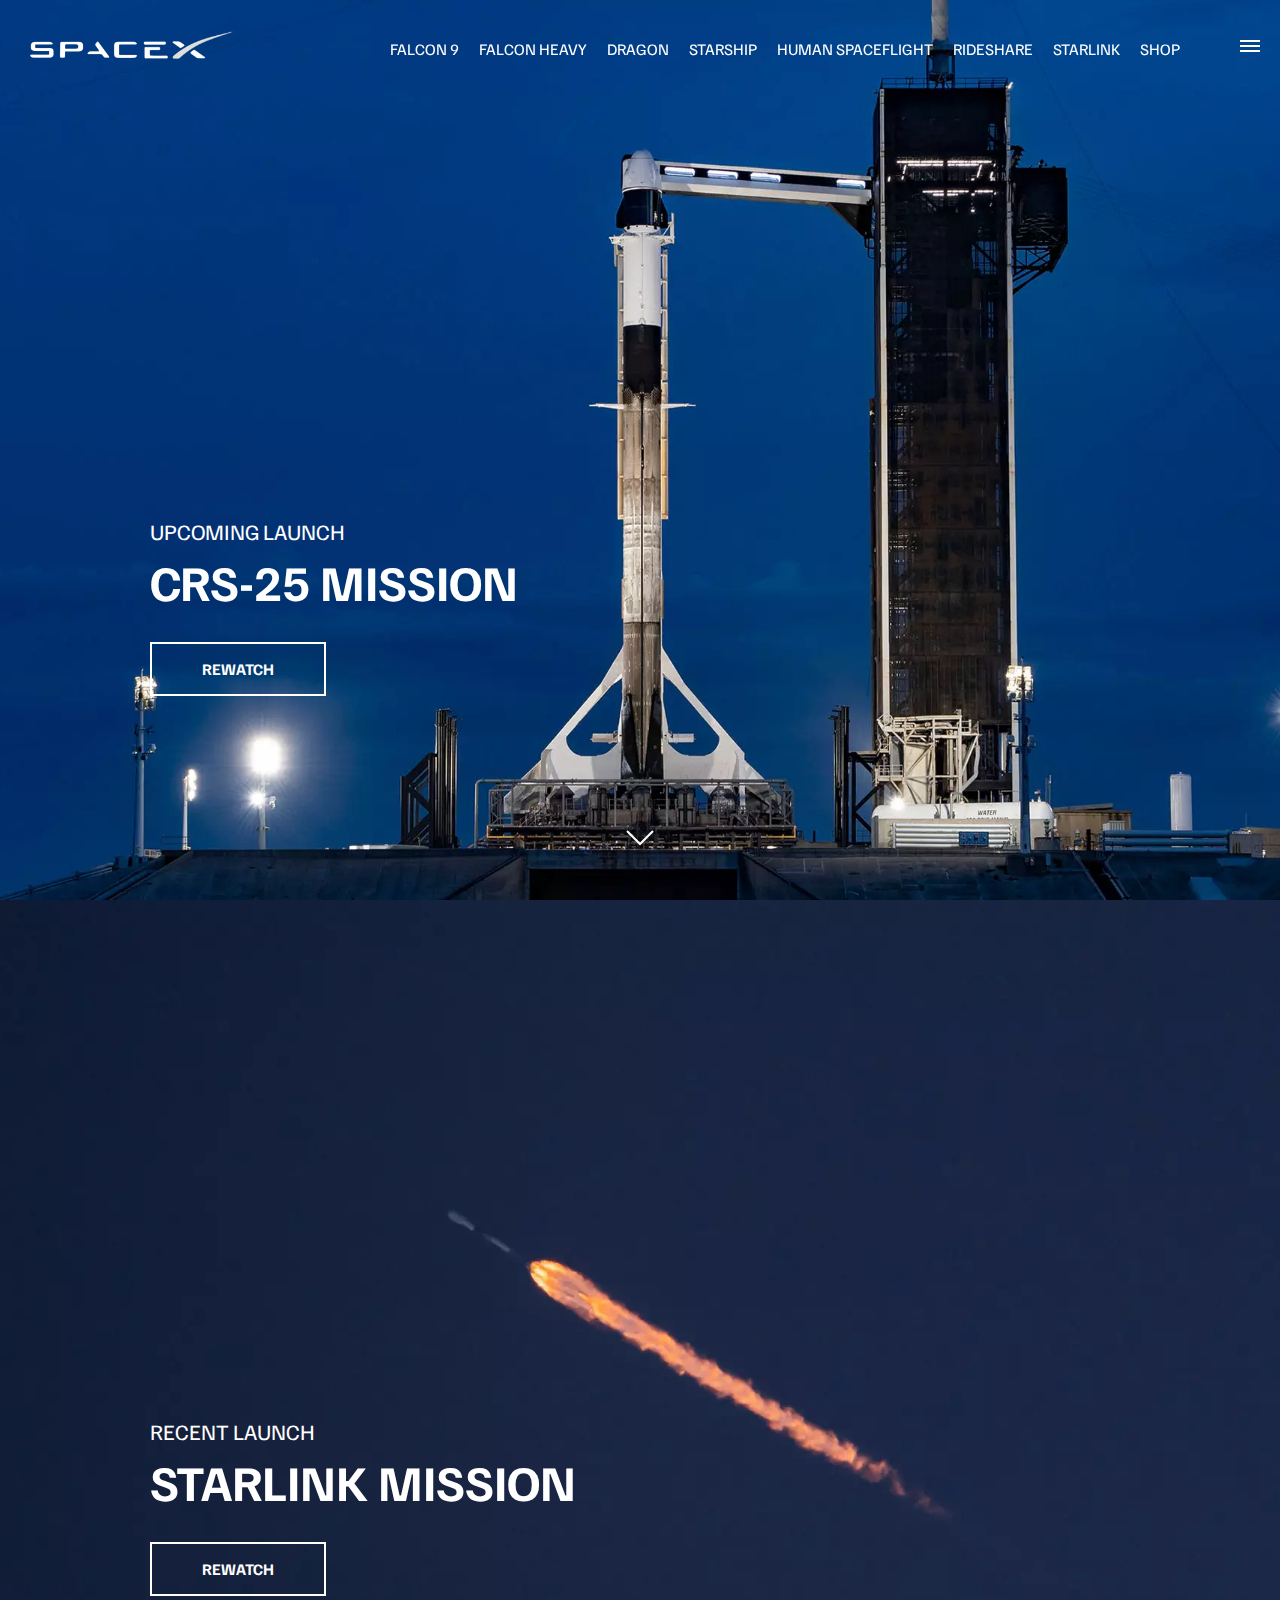
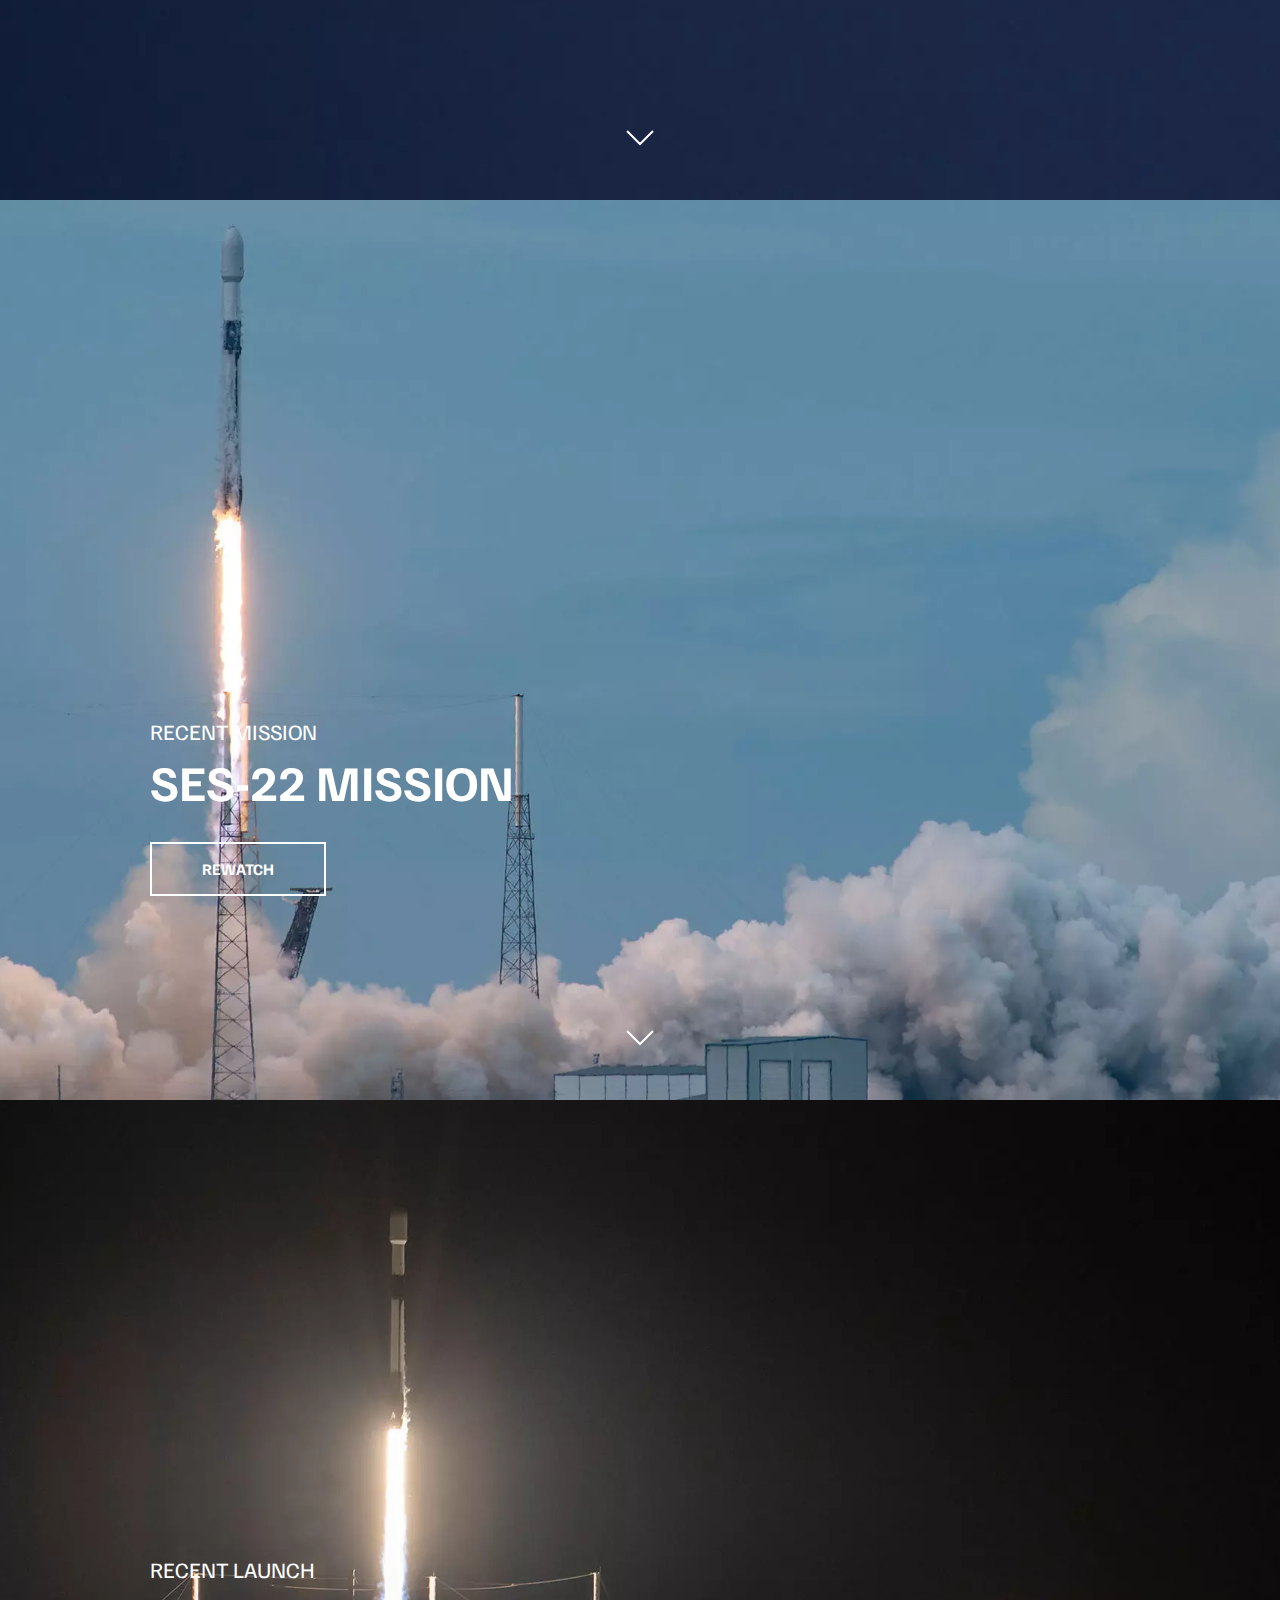
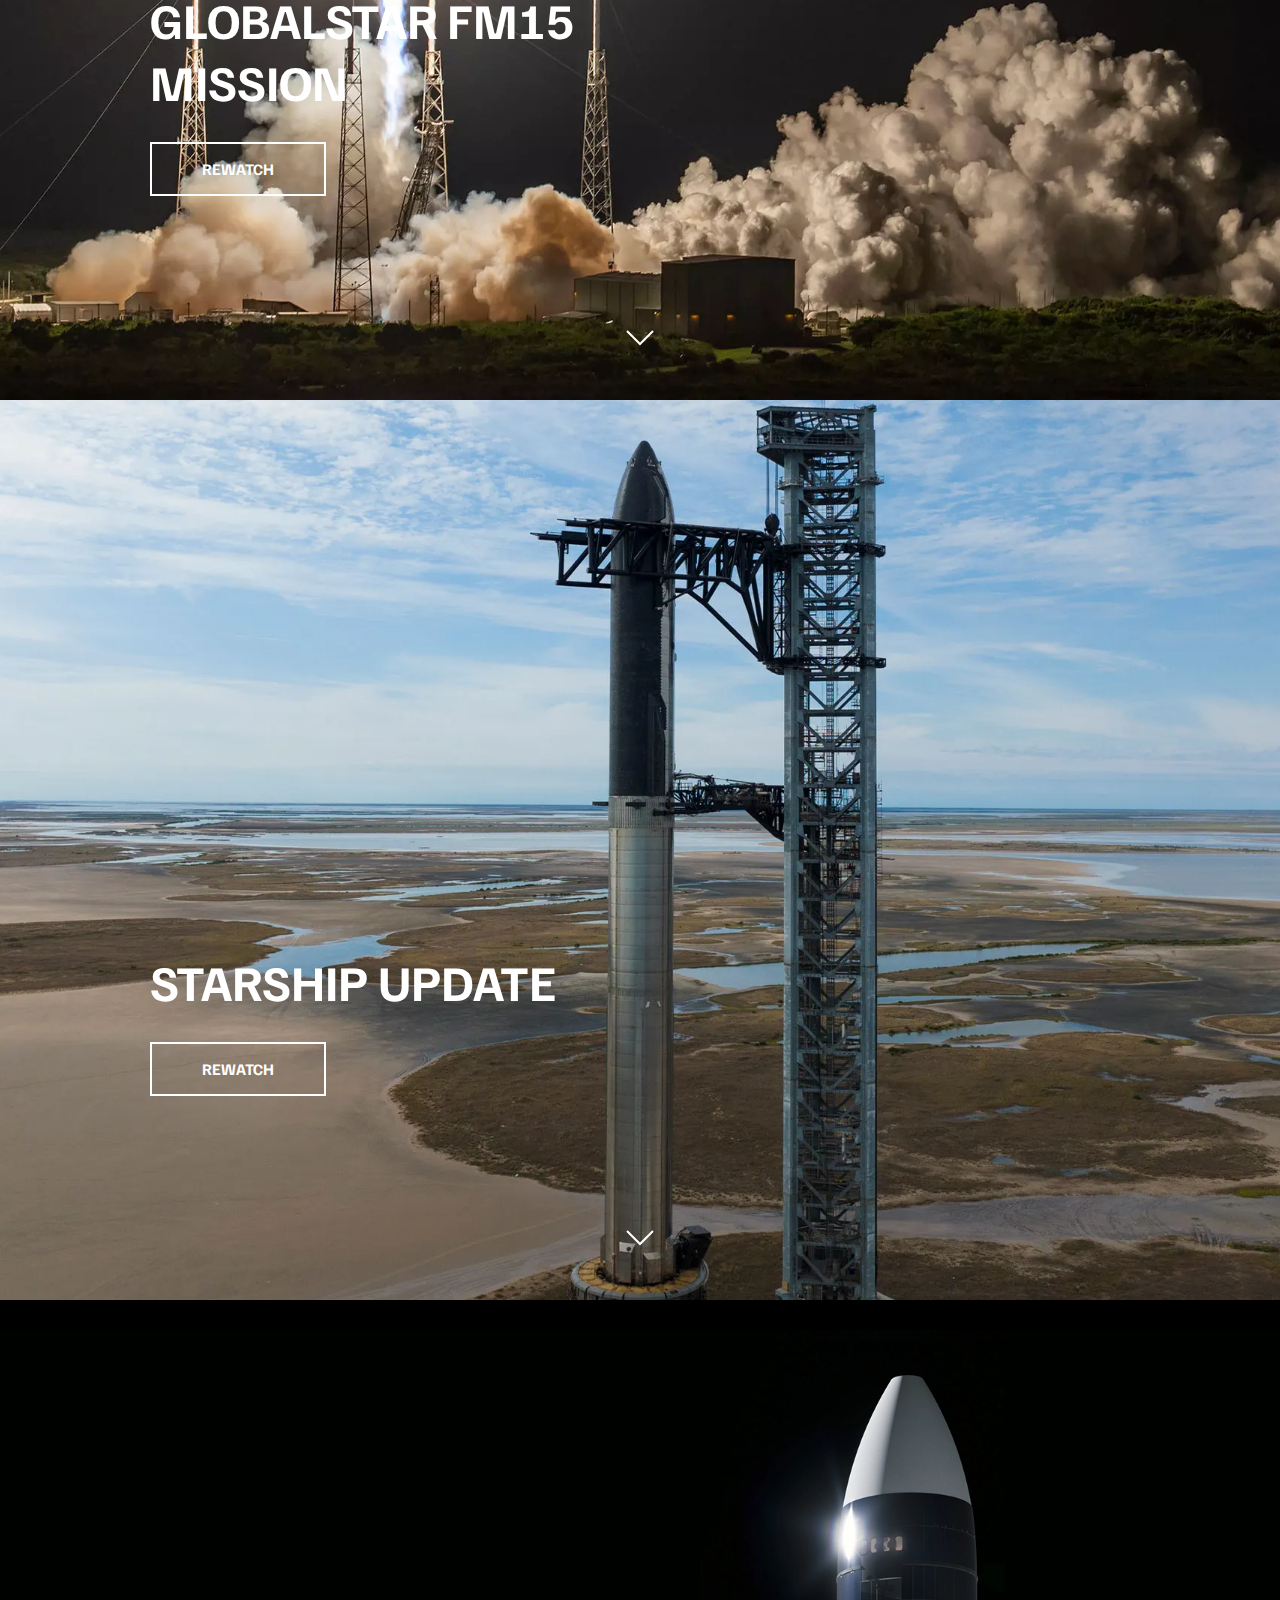
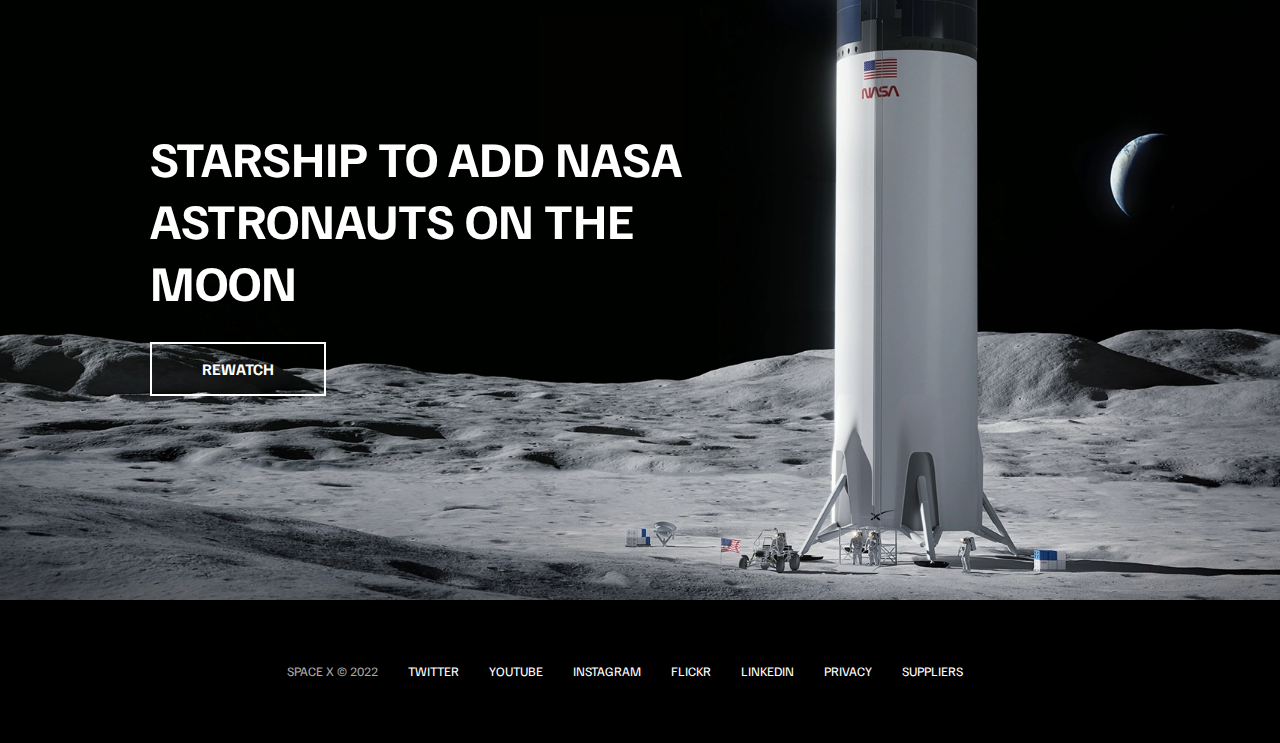
<file: spacex-website/index.html>
<!DOCTYPE html>
<html lang="en">

<head>
    <meta charset="UTF-8">
    <meta http-equiv="X-UA-Compatible" content="IE=edge">
    <meta name="viewport" content="width=device-width, initial-scale=1.0">
    <link rel="stylesheet" href="css/style.css" />
    <script src="js/script.js" defer></script>
    <title>SpaceX</title>
</head>

<body>
    <div id="overlay"></div>
    <div id="mobile-menu" class="mobile-main-menu">
        <ul>
            <li><a href="#">Mission</a></li>
            <li><a href="#">Launches</a></li>
            <li><a href="#">Careers</a></li>
            <li><a href="#">Updates</a></li>
            <li><a href="#">Shop</a></li>

            <li class="mobile-only"><a href="falcon9.html">Falcon 9</a></a></li>
            <li class="mobile-only"><a href="falcon-heavy.html">Falcon Heavy</a></a></li>
            <li class="mobile-only"><a href="dragon.html">Dragon</a></a></li>
            <li class="mobile-only"><a href="#">Starship</a></a></li>
            <li class="mobile-only"><a href="#">Human Spaceflight</a></a></li>
            <li class="mobile-only"><a href="#">Rideshare</a></a></li>
            <li class="mobile-only"><a href="#">Starlink</a></a></li>
        </ul>
    </div>
    <header class="main-header">
        <div class="logo">
            <a href="index.html">
                <img src="img/logo.png" alt="SpaceX">
            </a>
        </div>
        <nav class="desktop-main-menu">
            <ul>
                <li><a href="falcon9.html">Falcon 9</a></a></li>
                <li><a href="falcon-heavy.html">Falcon Heavy</a></a></li>
                <li><a href="dragon.html">Dragon</a></a></li>
                <li><a href="#">Starship</a></a></li>
                <li><a href="#">Human Spaceflight</a></a></li>
                <li><a href="#">Rideshare</a></a></li>
                <li><a href="#">Starlink</a></a></li>
                <li><a href="#">Shop</a></a></li>
            </ul>
        </nav>
    </header>

    <!-- Hamburger Menu -->
    <button id="menu-btn" class="hamburger" type="button">
        <span class="hamburger-top"></span>
        <span class="hamburger-middle"></span>
        <span class="hamburger-bottom"></span>
    </button>

    <!-- Section A -->
    <section class="section-a">
        <div class="section-inner">
            <h4>Upcoming Launch</h4>
            <h2>CRS-25 Mission</h2>
            <a href="#" class="btn">
                <div class="hover"></div>
                <span>Rewatch</span>
            </a>
        </div>

        <div class="scroll-arrow">
            <svg width="30px" height="20px">
                <path stroke="#ffffff" fill="none" stroke-width="2px" d="M2.000,5.000 L15.000,18.000 L28.000,5.000 ">
                </path>
            </svg>
        </div>
    </section>

    <!-- Section B -->
    <section class="section-b">
        <div class="section-inner">
            <h4>Recent Launch</h4>
            <h2>Starlink Mission</h2>
            <a href="#" class="btn">
                <div class="hover"></div>
                <span>Rewatch</span>
            </a>
        </div>

        <div class="scroll-arrow">
            <svg width="30px" height="20px">
                <path stroke="#ffffff" fill="none" stroke-width="2px" d="M2.000,5.000 L15.000,18.000 L28.000,5.000 ">
                </path>
            </svg>
        </div>
    </section>

    <!-- Section C -->
    <section class="section-c">
        <div class="section-inner">
            <h4>Recent Mission</h4>
            <h2>SES-22 Mission</h2>
            <a href="#" class="btn">
                <div class="hover"></div>
                <span>Rewatch</span>
            </a>
        </div>

        <div class="scroll-arrow">
            <svg width="30px" height="20px">
                <path stroke="#ffffff" fill="none" stroke-width="2px" d="M2.000,5.000 L15.000,18.000 L28.000,5.000 ">
                </path>
            </svg>
        </div>
    </section>

    <!-- Section D -->
    <section class="section-d">
        <div class="section-inner">
            <h4>Recent Launch</h4>
            <h2>Globalstar FM15 Mission</h2>
            <a href="#" class="btn">
                <div class="hover"></div>
                <span>Rewatch</span>
            </a>
        </div>

        <div class="scroll-arrow">
            <svg width="30px" height="20px">
                <path stroke="#ffffff" fill="none" stroke-width="2px" d="M2.000,5.000 L15.000,18.000 L28.000,5.000 ">
                </path>
            </svg>
        </div>
    </section>

    <!-- Section e -->
    <section class="section-e">
        <div class="section-inner">
            <h2>Starship update</h2>
            <a href="#" class="btn">
                <div class="hover"></div>
                <span>Rewatch</span>
            </a>
        </div>

        <div class="scroll-arrow">
            <svg width="30px" height="20px">
                <path stroke="#ffffff" fill="none" stroke-width="2px" d="M2.000,5.000 L15.000,18.000 L28.000,5.000 ">
                </path>
            </svg>
        </div>
    </section>

    <!-- Section f -->
    <section class="section-f">
        <div class="section-inner">
            <h2>Starship to add NASA astronauts on the moon</h2>
            <a href="#" class="btn">
                <div class="hover"></div>
                <span>Rewatch</span>
            </a>
        </div>
    </section>

    <footer>
        <ul>
            <li>Space X &copy; 2022</li>
            <li><a href="#">Twitter</a></li>
            <li><a href="#">YouTube</a></li>
            <li><a href="#">Instagram</a></li>
            <li><a href="#">Flickr</a></li>
            <li><a href="#">LinkedIn</a></li>
            <li><a href="#">Privacy</a></li>
            <li><a href="#">Suppliers</a></li>
        </ul>
    </footer>
</body>

</html>
</file>
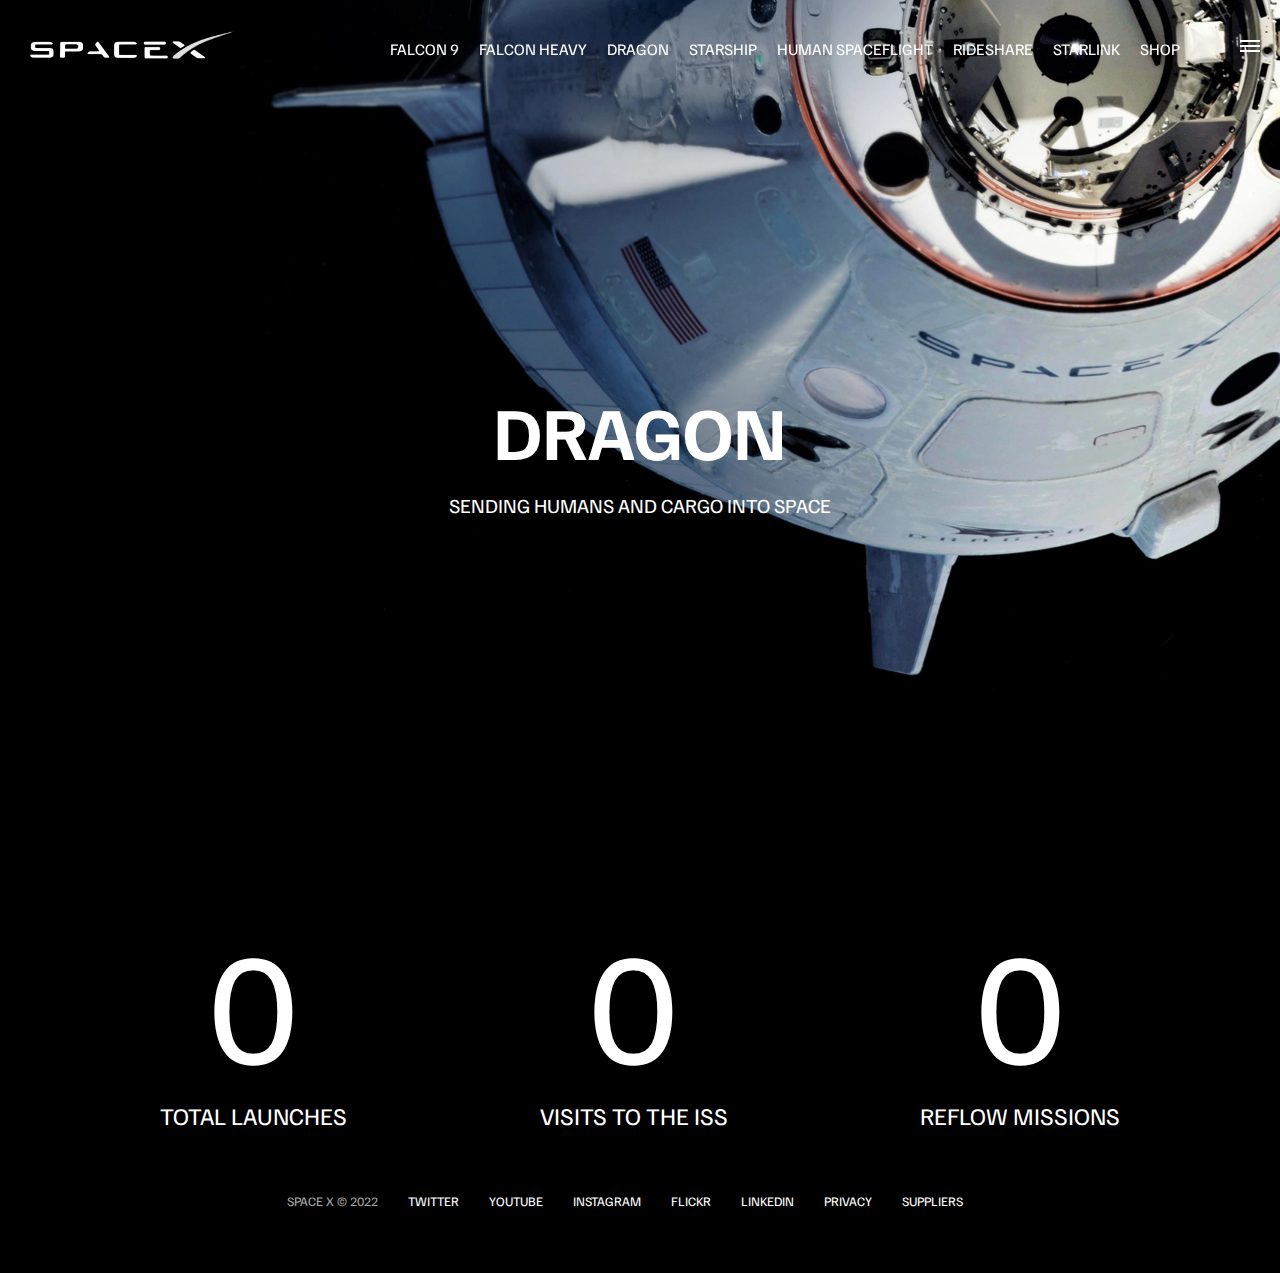
<file: spacex-website/dragon.html>
<!DOCTYPE html>
<html lang="en">

<head>
    <meta charset="UTF-8">
    <meta http-equiv="X-UA-Compatible" content="IE=edge">
    <meta name="viewport" content="width=device-width, initial-scale=1.0">
    <link rel="stylesheet" href="css/style.css" />
    <script src="js/script.js" defer></script>
    <title>Dragon</title>
</head>

<body>
    <div id="overlay"></div>
    <div id="mobile-menu" class="mobile-main-menu">
        <ul>
            <li><a href="#">Mission</a></li>
            <li><a href="#">Launches</a></li>
            <li><a href="#">Careers</a></li>
            <li><a href="#">Updates</a></li>
            <li><a href="#">Shop</a></li>

            <li class="mobile-only"><a href="falcon9.html">Falcon 9</a></a></li>
            <li class="mobile-only"><a href="falcon-heavy.html">Falcon Heavy</a></a></li>
            <li class="mobile-only"><a href="dragon.html">Dragon</a></a></li>
            <li class="mobile-only"><a href="#">Starship</a></a></li>
            <li class="mobile-only"><a href="#">Human Spaceflight</a></a></li>
            <li class="mobile-only"><a href="#">Rideshare</a></a></li>
            <li class="mobile-only"><a href="#">Starlink</a></a></li>
        </ul>
    </div>
    <header class="main-header">
        <div class="logo">
            <a href="index.html">
                <img src="img/logo.png" alt="SpaceX">
            </a>
        </div>
        <nav class="desktop-main-menu">
            <ul>
                <li><a href="falcon9.html">Falcon 9</a></a></li>
                <li><a href="falcon-heavy.html">Falcon Heavy</a></a></li>
                <li><a href="dragon.html">Dragon</a></a></li>
                <li><a href="#">Starship</a></a></li>
                <li><a href="#">Human Spaceflight</a></a></li>
                <li><a href="#">Rideshare</a></a></li>
                <li><a href="#">Starlink</a></a></li>
                <li><a href="#">Shop</a></a></li>
            </ul>
        </nav>
    </header>

    <!-- Hamburger Menu -->
    <button id="menu-btn" class="hamburger" type="button">
        <span class="hamburger-top"></span>
        <span class="hamburger-middle"></span>
        <span class="hamburger-bottom"></span>
    </button>

    <section class="section-animate bg-dragon"></section>
    <div class="section-inner-center">
        <h3>Dragon</h3>
        <p>Sending humans and cargo into space</p>
    </div>

    <div class="stats">
        <div>
            <span class="counter" data-target="34">0</span>
            <h4>Total Launches</h4>
        </div>
        <div>
            <span class="counter" data-target="31">0</span>
            <h4>Visits to the ISS</h4>
        </div>
        <div>
            <span class="counter" data-target="13">0</span>
            <h4>Reflow Missions</h4>
        </div>
    </div>

    <footer>
        <ul>
            <li>Space X &copy; 2022</li>
            <li><a href="#">Twitter</a></li>
            <li><a href="#">YouTube</a></li>
            <li><a href="#">Instagram</a></li>
            <li><a href="#">Flickr</a></li>
            <li><a href="#">LinkedIn</a></li>
            <li><a href="#">Privacy</a></li>
            <li><a href="#">Suppliers</a></li>
        </ul>
    </footer>
</body>

</html>
</file>
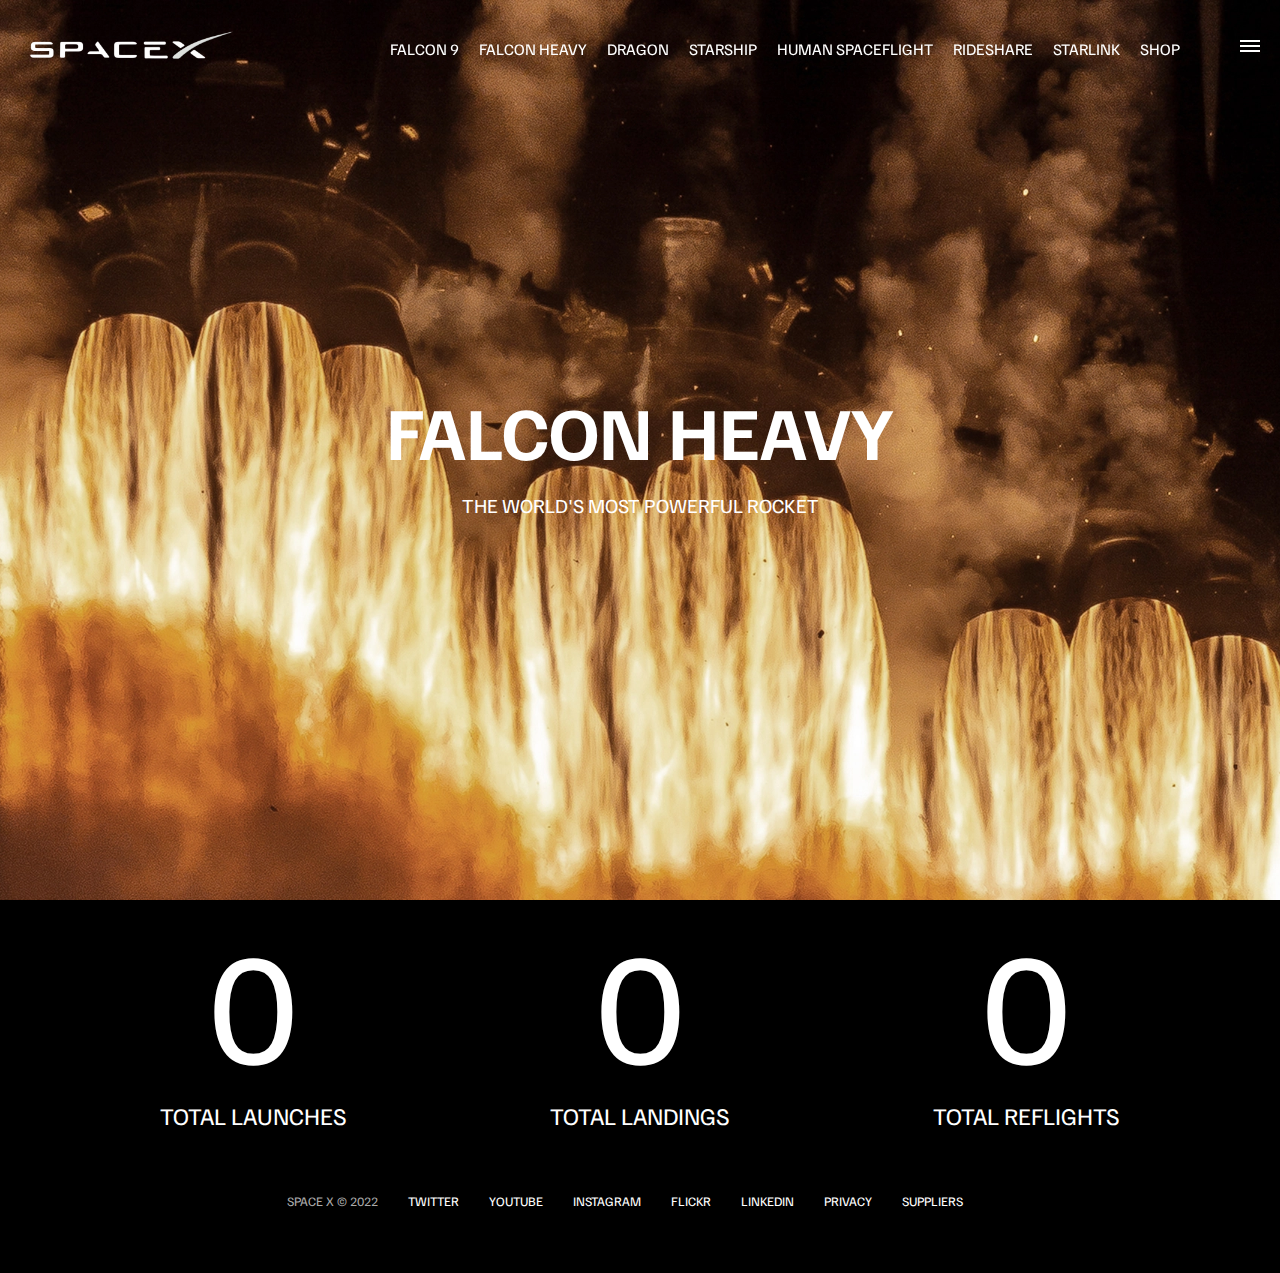
<file: spacex-website/falcon-heavy.html>
<!DOCTYPE html>
<html lang="en">

<head>
    <meta charset="UTF-8">
    <meta http-equiv="X-UA-Compatible" content="IE=edge">
    <meta name="viewport" content="width=device-width, initial-scale=1.0">
    <link rel="stylesheet" href="css/style.css" />
    <script src="js/script.js" defer></script>
    <title>Falcon Heavy</title>
</head>

<body>
    <div id="overlay"></div>
    <div id="mobile-menu" class="mobile-main-menu">
        <ul>
            <li><a href="#">Mission</a></li>
            <li><a href="#">Launches</a></li>
            <li><a href="#">Careers</a></li>
            <li><a href="#">Updates</a></li>
            <li><a href="#">Shop</a></li>

            
        </ul>
    </div>
    <header class="main-header">
        <div class="logo">
            <a href="index.html">
                <img src="img/logo.png" alt="SpaceX">
            </a>
        </div>
        <nav class="desktop-main-menu">
            <ul>
                <li><a href="falcon9.html">Falcon 9</a></a></li>
                <li><a href="falcon-heavy.html">Falcon Heavy</a></a></li>
                <li><a href="dragon.html">Dragon</a></a></li>
                <li><a href="#">Starship</a></a></li>
                <li><a href="#">Human Spaceflight</a></a></li>
                <li><a href="#">Rideshare</a></a></li>
                <li><a href="#">Starlink</a></a></li>
                <li><a href="#">Shop</a></a></li>
            </ul>
        </nav>
    </header>

    <!-- Hamburger Menu -->
    <button id="menu-btn" class="hamburger" type="button">
        <span class="hamburger-top"></span>
        <span class="hamburger-middle"></span>
        <span class="hamburger-bottom"></span>
    </button>

    <section class="section-animate bg-falcon-heavy"></section>
    <div class="section-inner-center">
        <h3>Falcon Heavy</h3>
        <p>The world's most powerful rocket</p>
    </div>

    <div class="stats">
        <div>
            <span class="counter" data-target="3">0</span>
            <h4>Total Launches</h4>
        </div>
        <div>
            <span class="counter" data-target="7">0</span>
            <h4>Total Landings</h4>
        </div>
        <div>
            <span class="counter" data-target="4">0</span>
            <h4>Total Reflights</h4>
        </div>
    </div>

    <footer>
        <ul>
            <li>Space X &copy; 2022</li>
            <li><a href="#">Twitter</a></li>
            <li><a href="#">YouTube</a></li>
            <li><a href="#">Instagram</a></li>
            <li><a href="#">Flickr</a></li>
            <li><a href="#">LinkedIn</a></li>
            <li><a href="#">Privacy</a></li>
            <li><a href="#">Suppliers</a></li>
        </ul>
    </footer>
</body>

</html>
</file>
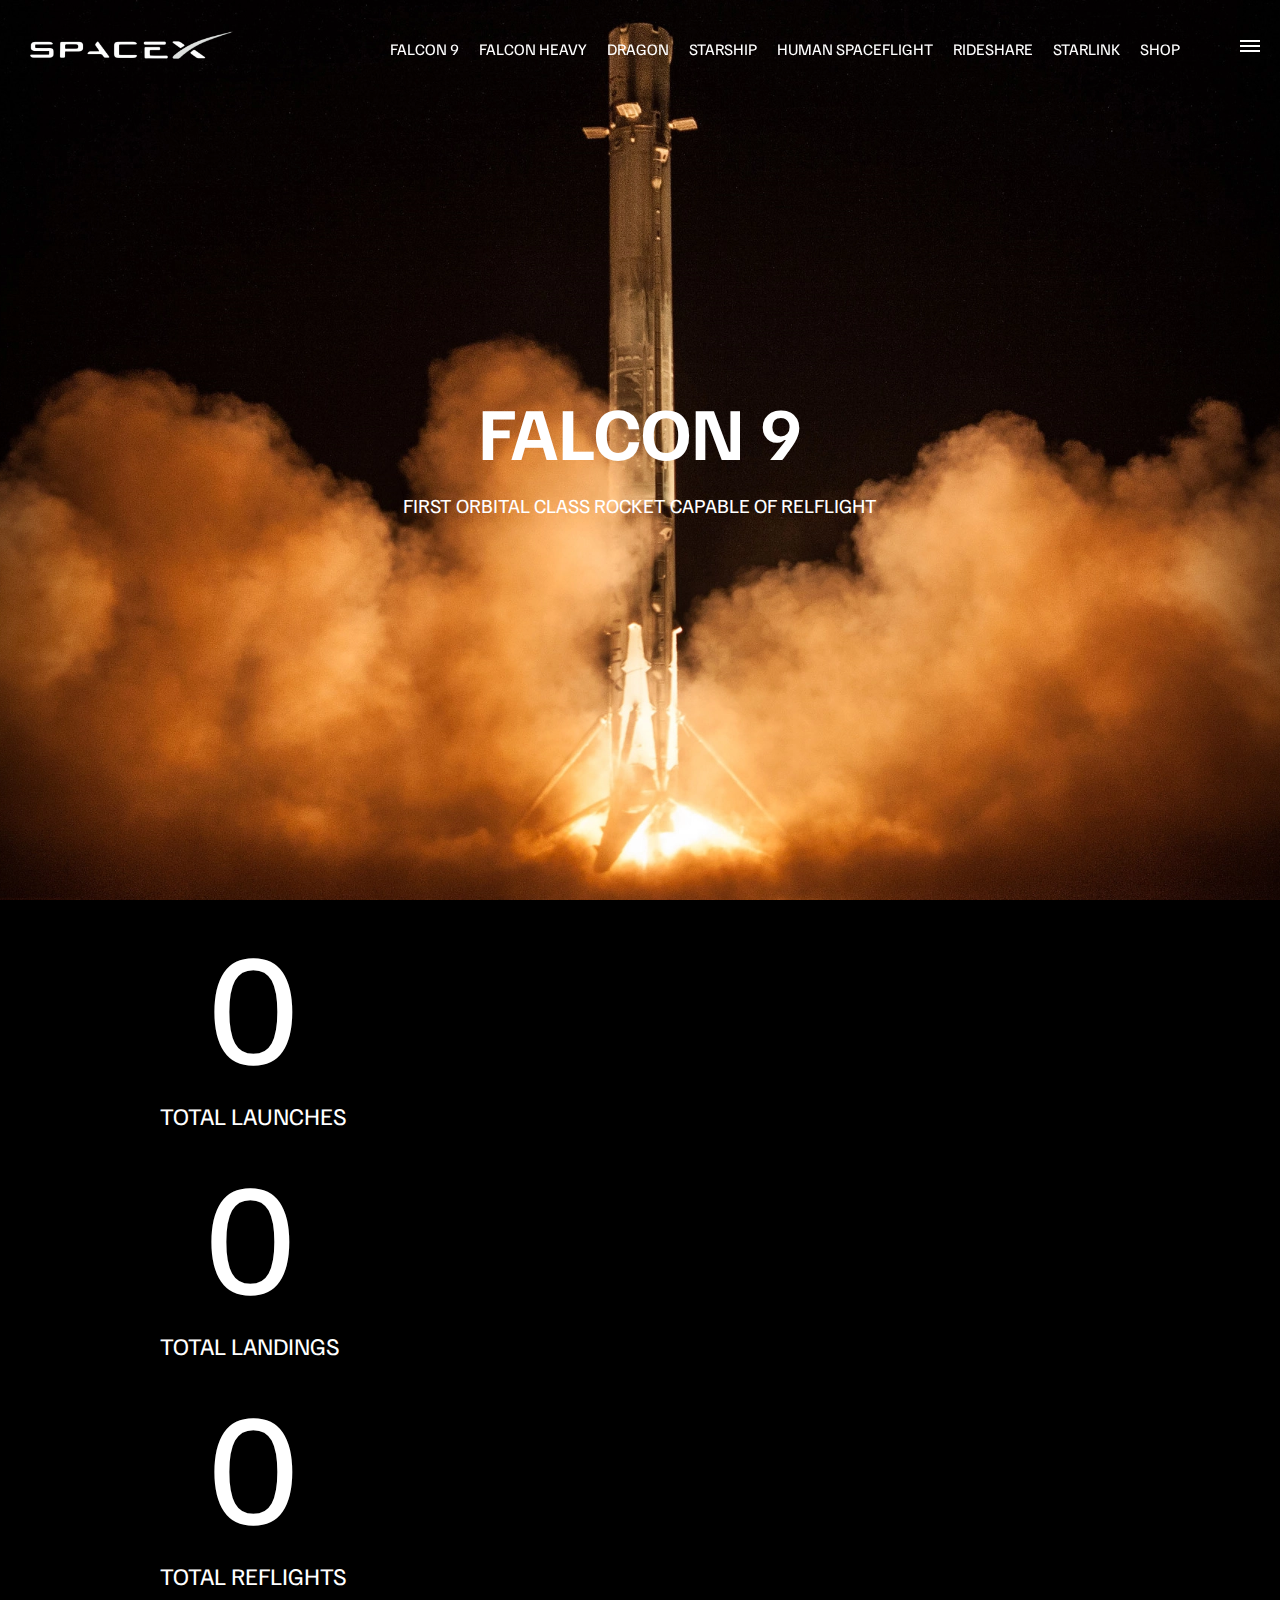
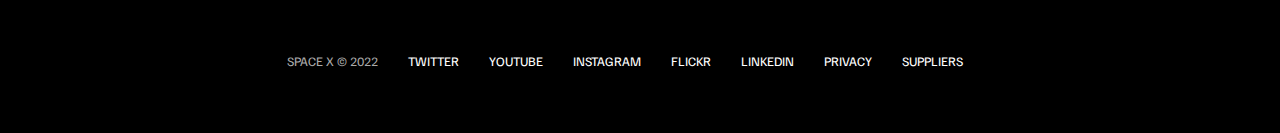
<file: spacex-website/falcon9.html>
<!DOCTYPE html>
<html lang="en">

<head>
    <meta charset="UTF-8">
    <meta http-equiv="X-UA-Compatible" content="IE=edge">
    <meta name="viewport" content="width=device-width, initial-scale=1.0">
    <link rel="stylesheet" href="css/style.css" />
    <script src="js/script.js" defer></script>
    <title>Falcon 9</title>
</head>

<body>
    <div id="overlay"></div>
    <div id="mobile-menu" class="mobile-main-menu">
        <ul>
            <li><a href="#">Mission</a></li>
            <li><a href="#">Launches</a></li>
            <li><a href="#">Careers</a></li>
            <li><a href="#">Updates</a></li>
            <li><a href="#">Shop</a></li>

            <li class="mobile-only"><a href="falcon9.html">Falcon 9</a></a></li>
            <li class="mobile-only"><a href="falcon-heavy.html">Falcon Heavy</a></a></li>
            <li class="mobile-only"><a href="dragon.html">Dragon</a></a></li>
            <li class="mobile-only"><a href="#">Starship</a></a></li>
            <li class="mobile-only"><a href="#">Human Spaceflight</a></a></li>
            <li class="mobile-only"><a href="#">Rideshare</a></a></li>
            <li class="mobile-only"><a href="#">Starlink</a></a></li>
        </ul>
    </div>
    <header class="main-header">
        <div class="logo">
            <a href="index.html">
                <img src="img/logo.png" alt="SpaceX">
            </a>
        </div>
        <nav class="desktop-main-menu">
            <ul>
                <li><a href="falcon9.html">Falcon 9</a></a></li>
                <li><a href="falcon-heavy.html">Falcon Heavy</a></a></li>
                <li><a href="dragon.html">Dragon</a></a></li>
                <li><a href="#">Starship</a></a></li>
                <li><a href="#">Human Spaceflight</a></a></li>
                <li><a href="#">Rideshare</a></a></li>
                <li><a href="#">Starlink</a></a></li>
                <li><a href="#">Shop</a></a></li>
            </ul>
        </nav>
    </header>

    <!-- Hamburger Menu -->
    <button id="menu-btn" class="hamburger" type="button">
        <span class="hamburger-top"></span>
        <span class="hamburger-middle"></span>
        <span class="hamburger-bottom"></span>
    </button>

    <section class="section-animate bg-falcon-9"></section>
    <div class="section-inner-center">
        <h3>Falcon 9</h3>
        <p>First orbital class rocket capable of relflight</p>
    </div>

    <div class="stats">
        <div>
            <span class="counter" data-target="3">0</span>
            <h4>Total Launches</h4>
        </div>
    </div>
    <div class="stats">
        <div>
            <span class="counter" data-target="7">0</span>
            <h4>Total Landings</h4>
        </div>
    </div>
    <div class="stats">
        <div>
            <span class="counter" data-target="4">0</span>
            <h4>Total Reflights</h4>
        </div>
    </div>

    <footer>
        <ul>
            <li>Space X &copy; 2022</li>
            <li><a href="#">Twitter</a></li>
            <li><a href="#">YouTube</a></li>
            <li><a href="#">Instagram</a></li>
            <li><a href="#">Flickr</a></li>
            <li><a href="#">LinkedIn</a></li>
            <li><a href="#">Privacy</a></li>
            <li><a href="#">Suppliers</a></li>
        </ul>
    </footer>
</body>

</html>
</file>
<file: spacex-website/css/style.css>
@import url('https://fonts.googleapis.com/css2?family=Familjen+Grotesk:wght@400;600;700&display=swap');

*,
*::before,
*::after {
    margin: 0;
    padding: 0;
    box-sizing: border-box;
}

body {
    font-family: 'Familjen Grotesk', sans-serif;
    background: #000;
    color: #fff;
}

a {
    text-decoration: none;
    color: #fff;
}

ul {
    list-style: none;
}

/* Header/Navbar */
.main-header {
    position: fixed;
    top: 0;
    left: 0;
    width: 100%;
    z-index: 3;
    display: flex;
    justify-content: space-between;
    align-items: center;
    text-transform: uppercase;
    height: 100px;
    padding: 0 30px;
}

/* Logo */
.logo {
    width: 210px;
    height: auto;
}

.logo img {
    display: block;
    width: 100%;
    height: auto;
}

/* Destop Menu */
.desktop-main-menu {
    margin-right: 50px;
}

.desktop-main-menu ul {
    display: flex;
}

.desktop-main-menu ul li {
    position: relative;
    margin-right: 20px;
    padding-bottom: 2px;
}

/* Menu item bottom border */
.desktop-main-menu ul li a::after {
    content: '';
    position: absolute;
    bottom: 0;
    left: 0;
    width: 100%;
    height: 1px;
    background-color: #fff;
    transform: scaleX(0);
    transition: transform 0.6s cubic-bezier(0.19, 1, 0.22, 1);
    transform-origin: right center;
}

.desktop-main-menu ul li a:hover:after {
    transform: scaleX(1);
    transform-origin: left center;
    transition-duration: 0.4s;
}

/*Sections */
section {
    position: relative;
    height: 100vh;
    background-position: center center;
    background-repeat: no-repeat;
    background-size: cover;
    text-transform: uppercase;

}

.section-inner {
    position: absolute;
    bottom: 200px;
    left: 150px;
    max-width: 560px;
}

.section-inner h4 {
    font-size: 22px;
    margin-bottom: 5px;
    font-weight: 300;
    animation: fadeInUp 0.5s ease-in-out;
}

.section-inner h2 {
    font-size: 50px;
    font-weight: 700;
    margin-bottom: 20px;
    animation: fadeInUp 0.5s ease-in-out 0.2s;
    animation-fill-mode: both;
}

/* Background images */
.section-a {
    background-image: url('../img/section-a.webp');
}

.section-b {
    background-image: url('../img/section-b.webp');
}

.section-c {
    background-image: url('../img/section-c.webp');
}

.section-d {
    background-image: url('../img/section-d.webp');
}

.section-e {
    background-image: url('../img/section-e.webp');
}

.section-f {
    background-image: url('../img/section-f.webp');
}

.section-inner a {
    animation: fadeInUp 0.5s ease-in-out 0.4s;
    animation-fill-mode: both;
}

.btn {
    position: relative;
    display: inline-block;
    cursor: pointer;
    text-align: center;
    min-width: 130px;
    padding: 15px 50px;
    margin-top: 10px;
    border: 2px solid #fff;
    text-transform: uppercase;
    font-weight: bold;
    overflow: hidden;
    z-index: 2;

}

.btn:hover span {
    color: #000;
}

.btn .hover {
    position: absolute;
    top: 0;
    left: 0;
    width: 100%;
    height: 100%;
    background-color: #fff;
    color: #000;
    z-index: -1;
    transform: translateY(100%);
}

.btn:hover .hover {
    transform: translateY(0);
    transition: transform 0.6s cubic-bezier(0.19, 1, 0.22, 1);
}

.scroll-arrow {
    position: absolute;
    bottom: 50px;
    left: 50%;
    transform: translateX(-50%);
    animation: fadeBounce 5s infinite;
}

/* Footer */
footer {
    position: relative;
    padding: 55px 0;
}

footer ul {
    display: flex;
    justify-content: center;
    align-items: center;
    flex-wrap: wrap;
}

footer ul li {
    margin-right: 30px;
    color: #aaa;
    text-transform: uppercase;
    font-size: 13px;
    line-height: 2.5;
}

footer ul li a {
    color: #fff;
    transition: color 0.6s;
}

footer ul li a:hover {
    color: #aaa;
}

/* Hamburger Menu */
.hamburger {
    position: fixed;
    top: 40px;
    right: 20px;
    z-index: 10;
    cursor: pointer;
    width: 20px;
    height: 20px;
    background: none;
    border: none;
}

.hamburger-top,
.hamburger-middle,
.hamburger-bottom {
    position: absolute;
    width: 20px;
    height: 2px;
    top: 0;
    left: 0;
    background: #fff;
    transition: all 0.5s;
}

.hamburger-middle {
    transform: translateY(5px);
}

.hamburger-bottom {
    transform: translateY(10px);
}

/* Transition hamburger to X when open */
.open {
    transform: rotate(90deg);
}

.open .hamburger-top {
    transform: rotate(45deg) translateY(6px) translateX(6px);
}

.open .hamburger-middle {
    display: none;
}

.open .hamburger-bottom {
    transform: rotate(-45deg) translateY(6px) translateX(-6px);
}

/* Overlay */
.overlay-show {
    position: fixed;
    top: 0;
    left: 0;
    width: 100%;
    height: 100%;
    background-color: rgba(0, 0, 0, 0.5);
    z-index: 3;
}

/*Stop body scroll*/
.stop-scrolling {
    overflow: hidden;
}

/*Hide mobile main menu items */
.mobile-only {
    display: none;
}

/* Mobile menu */

.mobile-main-menu {
    position: fixed;
    top: 0;
    right: 0;
    width: 360px;
    height: 100%;
    background: #000;
    z-index: 4;
    display: flex;
    align-items: center;
    justify-content: center;
    transform: translateX(100%);
    transition: transform 0.6s cubic-bezier(0.19, 1, 0.22, 1);
}

/* Bring menu from right */

.show-menu {
    transform: translateX(0);
}

.mobile-main-menu ul {
    display: flex;
    flex-direction: column;
    align-items: flex-end;
    justify-content: center;
    padding: 50px;
    width: 100%;
}

.mobile-main-menu ul li {
    margin-bottom: 20px;
    font-size: 18px;
    text-transform: uppercase;
    border-bottom: 1px #555 dotted;
    width: 100%;
    text-align: right;
    padding-bottom: 8px;
}

.mobile-main-menu ul li a {
    color: #fff;
    transition: color 0.6s;
}

.mobile-main-menu ul li a:hover {
    color: #aaa;
}

/* Inner Pages */
.bg-falcon-9 {
    background-image: url('../img/falcon-9.webp');
}

.bg-falcon-heavy {
    background-image: url('../img/falcon-heavy.webp');
}

.bg-dragon {
    background-image: url('../img/dragon.webp');
}

.section-animate {
    animation: fadeIn 2s ease-in-out;
}

.section-inner-center {
    position: absolute;
    top: 50%;
    left: 50%;
    transform: translate(-50%, -50%);
    text-transform: uppercase;
    text-align: center;
    width: 80%;
}

.section-inner-center h3 {
    font-size: 100px;
    margin-bottom: 15px;
    animation: fadeInUp 0.5s ease-in-out;
}

.section-inner-center p {
    font-size: 20px;
    animation: fadeInUp 0.5s ease-in-out 0.2s;
    animation-fill-mode: both;
}

/* Stats */
.stats {
    max-width: 960px;
    margin: 0 auto;
    display: flex;
    align-items: center;
    justify-content: space-between;
    text-align: center;
    text-transform: uppercase;
}

.stats div span {
    font-size: 160px;
}

.stats div h4 {
    font-size: 24px;
    font-weight: 300;
}


/* Animations */

@keyframes fadeInUp {
    0% {
        opacity: 0;
        transform: translateY(140px);
    }

    100% {
        opacity: 1;
        transform: translateY(0);
    }
}

@keyframes fadeIn {
    0% {
        opacity: 0;
    }

    100% {
        opacity: 1;
    }
}

@keyframes fadeBounce {

    0%,
    20%,
    50%,
    80%,
    100% {
        opacity: 0;
        transform: translateY(-20px);
    }

    40% {
        opacity: 1;
        transform: translateY(0);
    }
}

/* Media Queries */

@media(max-width: 960px) {

    /* Hide desktop menu */
    .desktop-main-menu {
        display: none;
    }
}

/* Show main mobile items */
.mobile-only {
    display: block;
}

.section-inner-center h3 {
    font-size: 75px;
}

@media(max-width: 600px) {
    .section-inner {
        bottom: 75px;
        left: 20px;
    }

    .section-inner h2 {
        font-size: 40px;
    }

    footer ul li:first-child {
        position: absolute;
        top: 30px;
        left: 50%;
        transform: translate(-50%, -50%);
    }

    footer ul li {
        margin-right: 15px;
    }

    .logo {
        width: 150px;
        margin: auto;
    }

  

    .section-inner-center h3 {
        font-size: 50px;
    }

    /* Stats */
    .stats {
        flex-direction: column;
    }

    .stats div {
        margin-bottom: 20px;
    }
}
</file>
